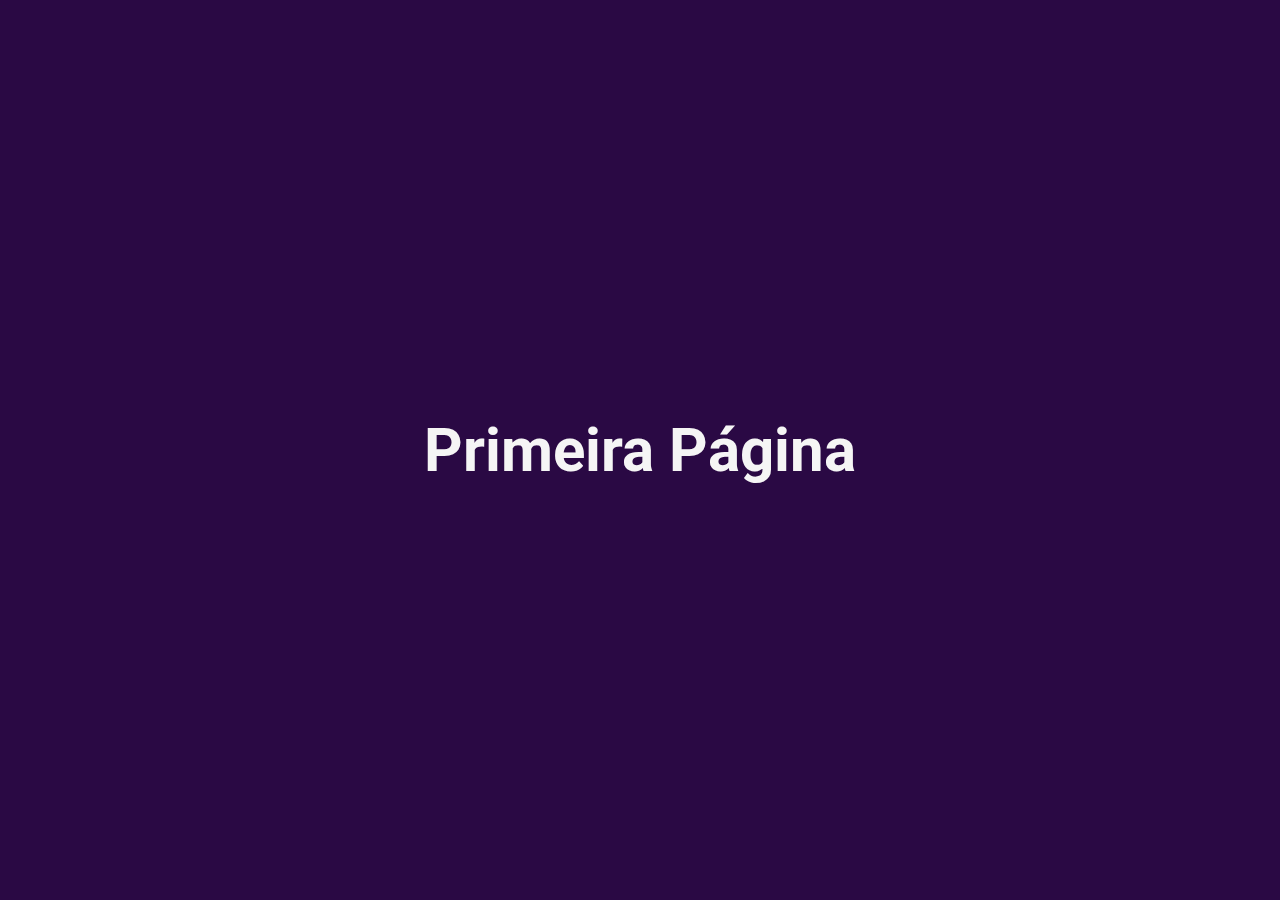
<file: AnimacaoScroll/index.html>
<!DOCTYPE html>
<html lang="pt-br">
<head>
  <meta charset="UTF-8">
  <meta http-equiv="X-UA-Compatible" content="IE=edge">
  <meta name="viewport" content="width=device-width, initial-scale=1.0">
  <link rel="stylesheet" href="style.css">
  <link rel="preconnect" href="https://fonts.googleapis.com">
  <link rel="preconnect" href="https://fonts.gstatic.com" crossorigin>
  <link href="https://fonts.googleapis.com/css2?family=Roboto:wght@400;500&display=swap" rel="stylesheet">
  <link rel="stylesheet" href="style.css">
  <title>Scroll Animation</title>
</head>
<body>
  <div class="container">
    <div class="primeira pagina">
      <h1>Primeira Página</h1>
    </div>
    <div class="segunda pagina">
      <h1>Segunda Página</h1>
    </div>
    <div class="terceira pagina">
      <h1>Terceira Página</h1>
    </div>
    <div class="quarta pagina">
      <h1>Quarta Página</h1>
    </div>
  </div>

</body>
</html>
</file>
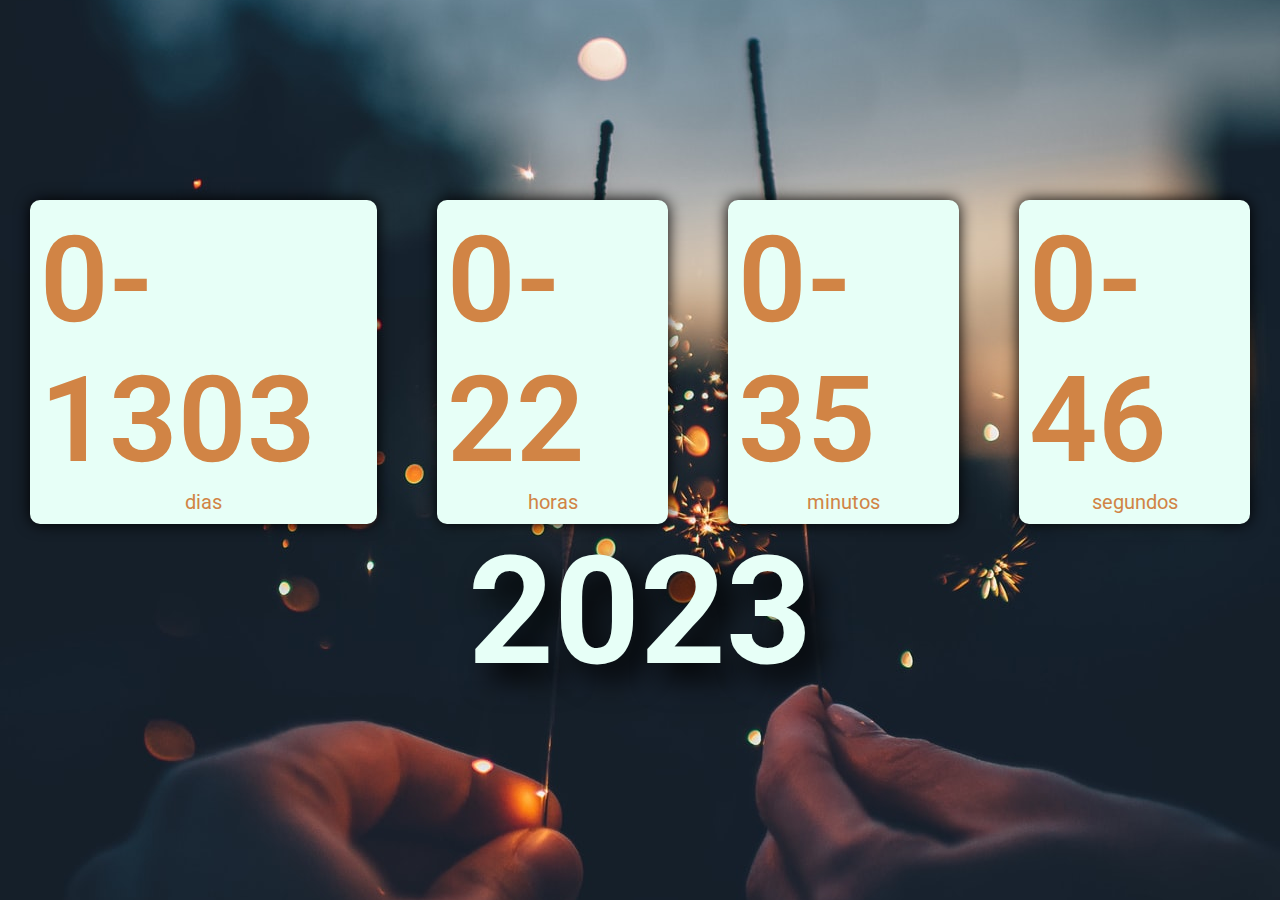
<file: AnoNovoRegressivo/index.html>
<!DOCTYPE html>
<html lang="pt-br">
<head>
  <meta charset="UTF-8">
  <meta http-equiv="X-UA-Compatible" content="IE=edge">
  <meta name="viewport" content="width=device-width, initial-scale=1.0">
  <link rel="stylesheet" href="style.css">
  <link rel="preconnect" href="https://fonts.googleapis.com">
  <link rel="preconnect" href="https://fonts.gstatic.com" crossorigin>
  <link href="https://fonts.googleapis.com/css2?family=Roboto:wght@400;500&display=swap" rel="stylesheet">
  <title>Ano novo</title>
</head>
<body>
  <div class="container">
    <div class="contador">
      <div class="caixa">
        <p id="dias">00</p>
        <span>dias</span>
      </div>
      <div class="caixa">
        <p id="horas">00</p>
        <span>horas</span>
      </div>
      <div class="caixa">
        <p id="minutos">00</p>
        <span>minutos</span>
      </div>
      <div class="caixa">
        <p id="segundos">00</p>
        <span>segundos</span>
      </div>
    </div>
    <h1>2023</h1>
  </div>
  <script src="app.js" onload="contador()"></script>
</body>
</html>
</file>
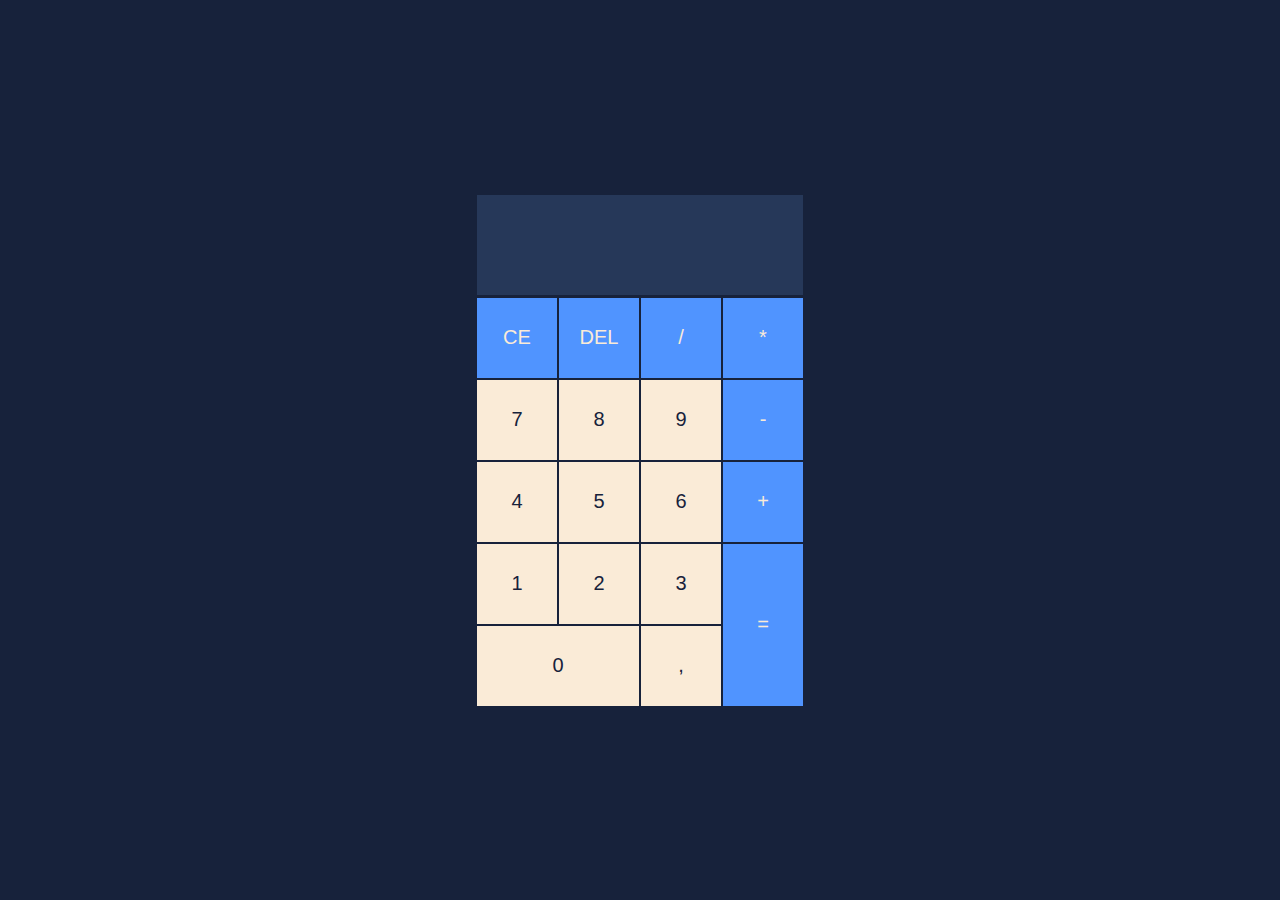
<file: Calculadora/index.html>
<!DOCTYPE html>
<html lang="pt-br">
<head>
  <meta charset="UTF-8">
  <meta http-equiv="X-UA-Compatible" content="IE=edge">
  <meta name="viewport" content="width=device-width, initial-scale=1.0">
  <link rel="stylesheet" href="style.css">
  <link rel="stylesheet" href="style.css">
  <link rel="preconnect" href="https://fonts.googleapis.com">
  <link rel="preconnect" href="https://fonts.gstatic.com" crossorigin>
  <link href="https://fonts.googleapis.com/css2?family=Rubik:wght@300;400;500;600;700&display=swap" rel="stylesheet">
  <title>Calculadora</title>
</head>
<body>
  <div class="container">
    <div class="calculadora">
      <div class="tela">
        <div data-previous-operand class="operacao-anterior"></div>
        <div data-current-operand class="operacao-atual"></div>
      </div>
      <div class="botoes">
        <button data-clear class="operador">CE</button>
        <button data-delete class="operador">DEL</button>
        <button data-operator class="operador">/</button>
        <button data-operator class="operador">*</button>
        <button data-number>7</button>
        <button data-number>8</button>
        <button data-number>9</button>
        <button data-operator class="operador">-</button>
        <button data-number>4</button>
        <button data-number>5</button>
        <button data-number>6</button>
        <button data-operator id="mais" class="operador">+</button>
        <button data-number>1</button>
        <button data-number>2</button>
        <button data-number>3</button>
        <button data-equal class="operador igual">=</button>
        <button data-number class="zero">0</button>
        <button data-number>,</button>
      </div>
    </div>
  </div>
  <script src="app.js"></script>
</body>
</html>
</file>
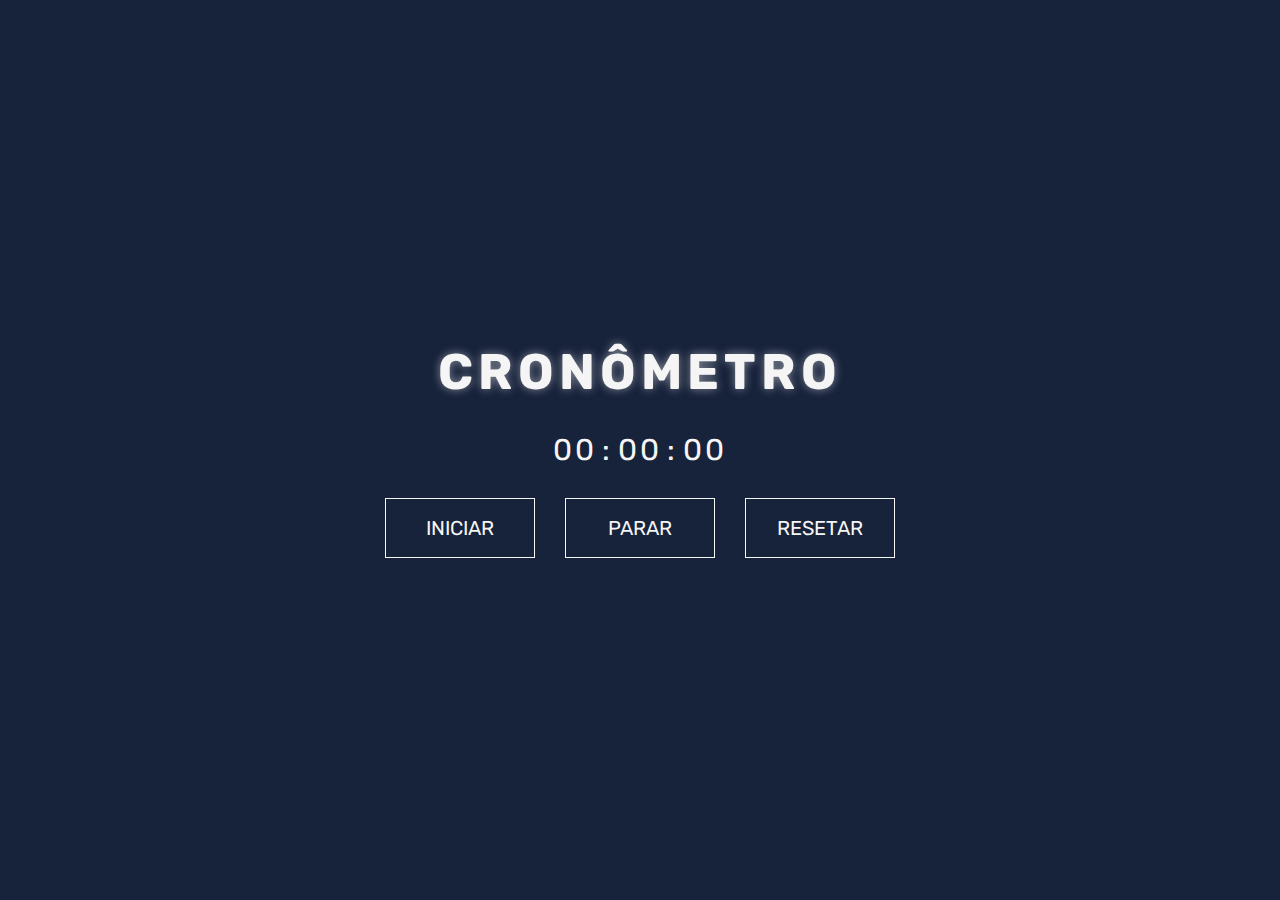
<file: Cronometro/index.html>
<!DOCTYPE html>
<html lang="en">
<head>
  <meta charset="UTF-8">
  <meta http-equiv="X-UA-Compatible" content="IE=edge">
  <meta name="viewport" content="width=device-width, initial-scale=1.0">
  <link rel="stylesheet" href="style.css">
  <link rel="preconnect" href="https://fonts.googleapis.com">
  <link rel="preconnect" href="https://fonts.gstatic.com" crossorigin>
  <link href="https://fonts.googleapis.com/css2?family=Rubik:wght@300;400;500;600;700&display=swap" rel="stylesheet">
  <title>Cronometro</title>
</head>
<body>
  <h1>CRONÔMETRO</h1>
  <p><span id="minutos">00</span>:<span id="segundos">00</span>:<span id="milesimos">00</span></p>
  <div class="controladores">
    <button id="iniciarBtn">INICIAR</button>
    <button id="pararBtn">PARAR</button>
    <button id="resetarBtn">RESETAR</button>
  </div>
  <script src="app.js"></script>
</body>
</html>
</file>
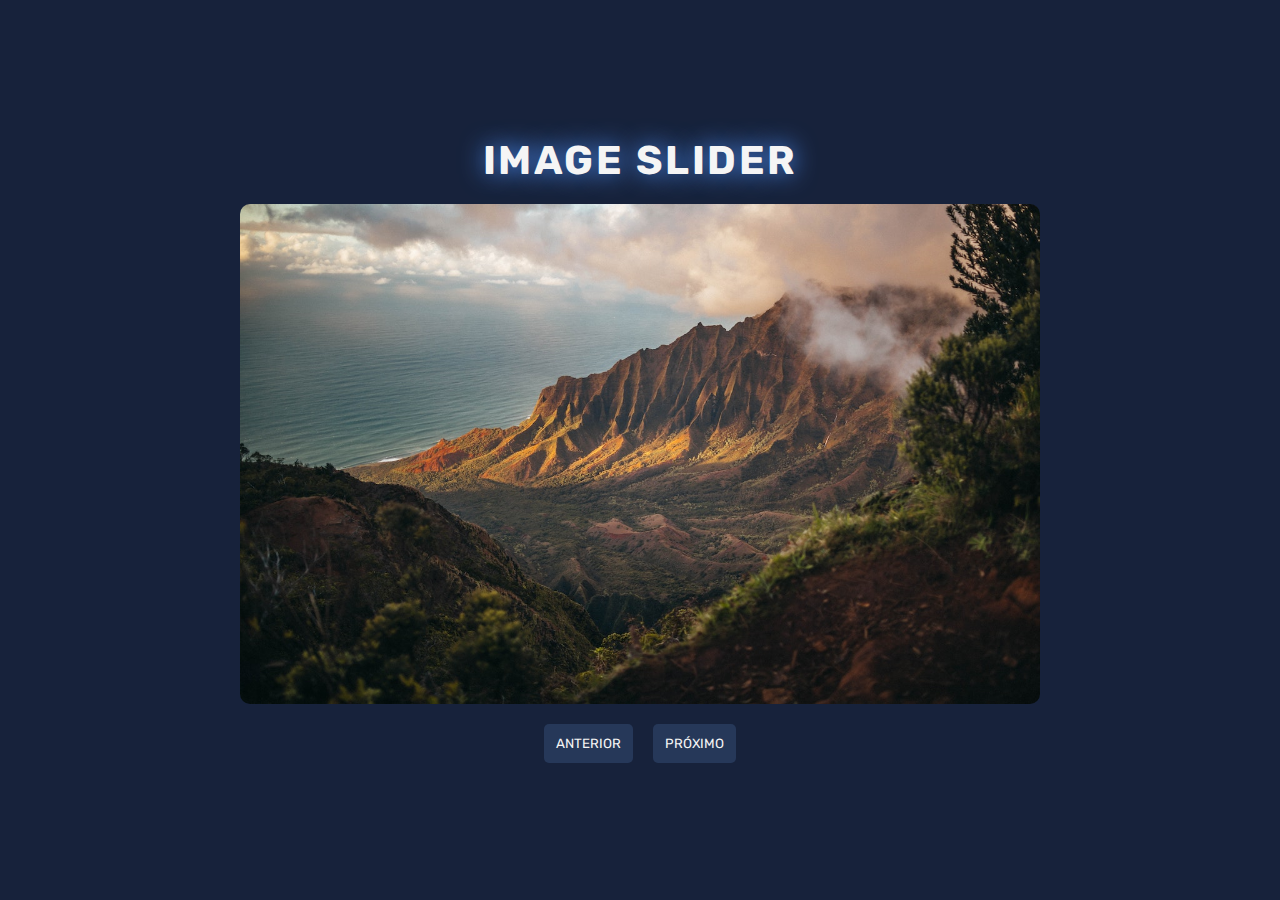
<file: ImageSlider/index.html>
<!DOCTYPE html>
<html lang="pt-br">
<head>
  <meta charset="UTF-8">
  <meta http-equiv="X-UA-Compatible" content="IE=edge">
  <meta name="viewport" content="width=device-width, initial-scale=1.0">
  <link rel="stylesheet" href="assets/style.css">
  <link rel="preconnect" href="https://fonts.googleapis.com">
  <link rel="preconnect" href="https://fonts.gstatic.com" crossorigin>
  <link href="https://fonts.googleapis.com/css2?family=Rubik:wght@300;400;500;600;700&display=swap" rel="stylesheet">
  <title>Image Slider</title>
</head>
<body>
  <header>
    <h1>IMAGE SLIDER</h1>
  </header>
  <div class="container">
    <div class="imagens">
        <img src="assets/img1.jpg" alt="">
        <img src="assets/img2.jpg" alt="">
        <img src="assets/img3.jpg" alt="">
        <img src="assets/img4.jpg" alt="">
    </div>
  </div>
  <div class="botoes">
    <button id="prev">Anterior</button>
    <button id="next">Próximo</button>
  </div>

  <script src="app.js"></script>
</body>
</html>
</file>
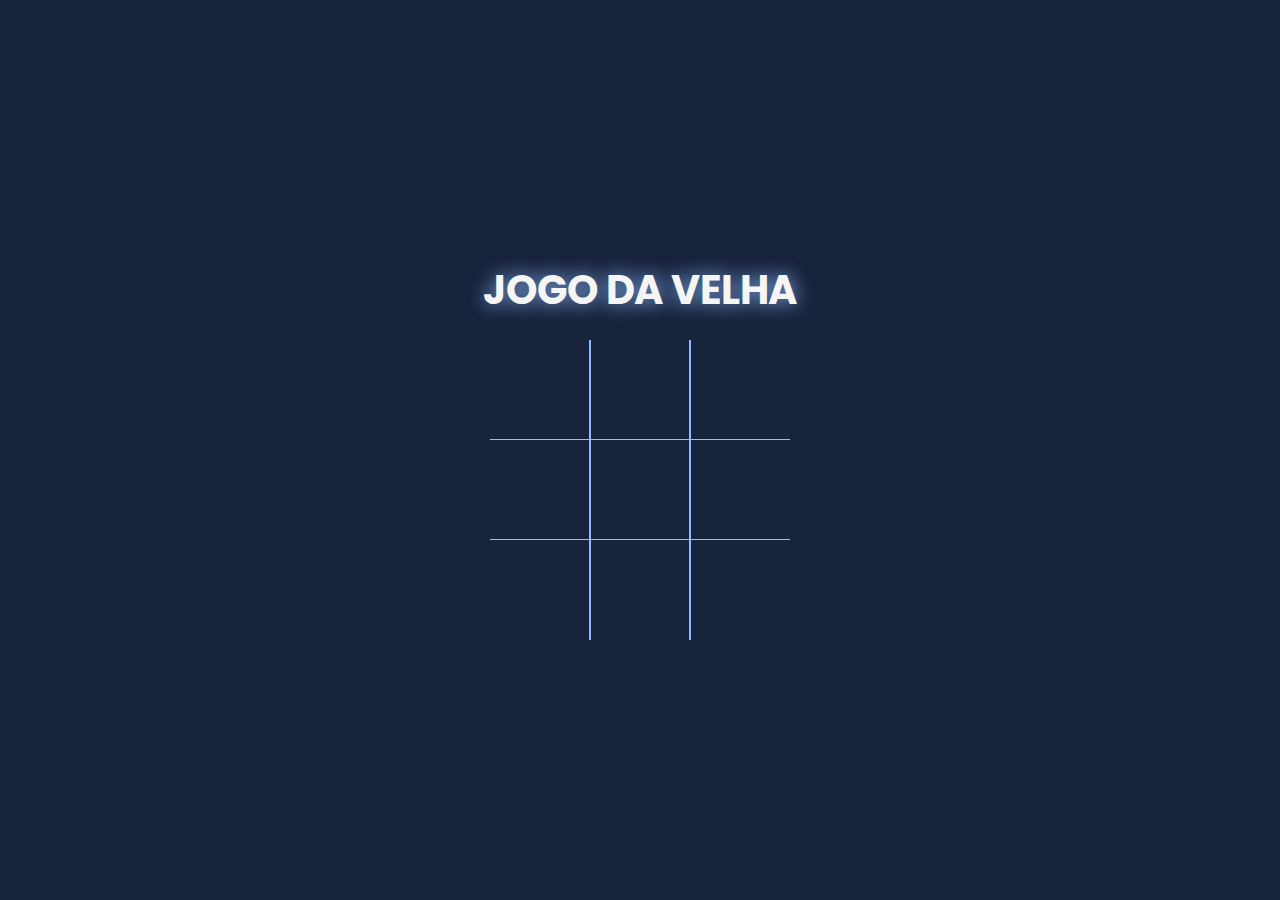
<file: JogoDaVelha/index.html>
<!DOCTYPE html>
<html lang="pt-br">
<head>
  <meta charset="UTF-8">
  <meta http-equiv="X-UA-Compatible" content="IE=edge">
  <meta name="viewport" content="width=device-width, initial-scale=1.0">
  <link rel="preconnect" href="https://fonts.googleapis.com">
  <link rel="preconnect" href="https://fonts.gstatic.com" crossorigin>
  <link href="https://fonts.googleapis.com/css2?family=Poppins&display=swap" rel="stylesheet">
  <link rel="stylesheet" href="style.css">
  <link rel="stylesheet" href="simbolos.css">
  <link rel="stylesheet" href="resultado.css">
  <script src="app.js" defer></script>
  <title>Jogo da Velha</title>
</head>
<body>
  <h1>JOGO DA VELHA</h1>
  <div class="tabuleiro" id="tabuleiro">
    <div class="celula"></div>
    <div class="celula"></div>
    <div class="celula"></div>
    <div class="celula"></div>
    <div class="celula"></div>
    <div class="celula"></div>
    <div class="celula"></div>
    <div class="celula"></div>
    <div class="celula"></div>
  </div>
  <div class="resultado" id="resultado">
    <div class="mensagem-final" id="mensagem-final">X venceu!</div>
    <button id="novo-jogo">Novo Jogo</button>
  </div>
</body>
</html>
</file>
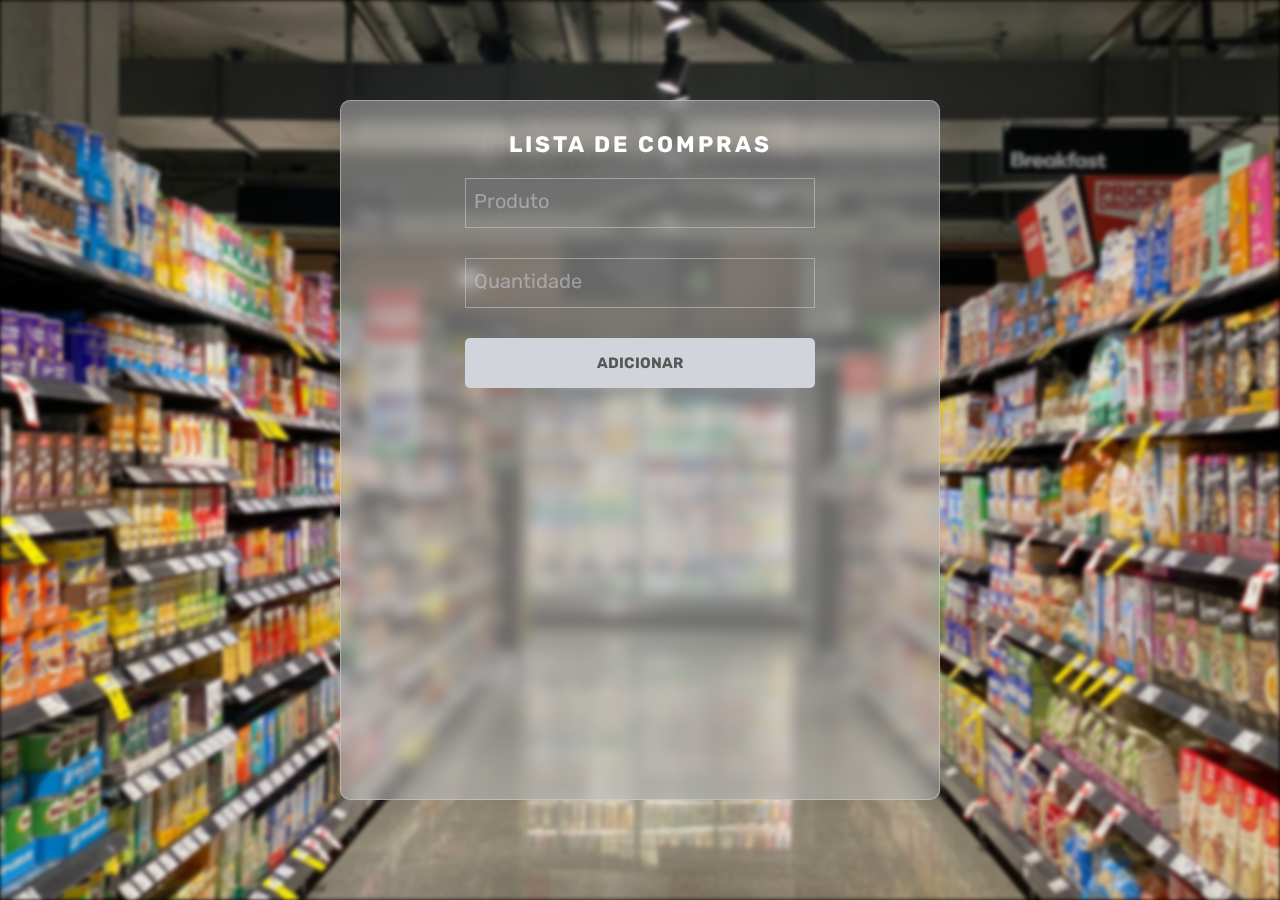
<file: ListaMercado/index.html>
<!DOCTYPE html>
<html lang="pt-br">
<head>
  <meta charset="UTF-8">
  <meta http-equiv="X-UA-Compatible" content="IE=edge">
  <meta name="viewport" content="width=device-width, initial-scale=1.0">
  <link rel="stylesheet" href="style.css">
  <link rel="preconnect" href="https://fonts.googleapis.com">
  <link rel="preconnect" href="https://fonts.gstatic.com" crossorigin>
  <link href="https://fonts.googleapis.com/css2?family=Rubik:wght@300;400;500;600;700&display=swap" rel="stylesheet">
  <link rel="stylesheet" href="https://cdnjs.cloudflare.com/ajax/libs/font-awesome/6.1.2/css/all.min.css" integrity="sha512-1sCRPdkRXhBV2PBLUdRb4tMg1w2YPf37qatUFeS7zlBy7jJI8Lf4VHwWfZZfpXtYSLy85pkm9GaYVYMfw5BC1A==" crossorigin="anonymous" referrerpolicy="no-referrer" />
  <title>Lista Compras</title>
</head>
<body>
  <div class="container">
    <img src="mercado.jpg" alt="">
    <div class="card">
      <div class="titulo">
        <p>LISTA DE COMPRAS</p>
      </div>
      <form action="" class="form" id="newProduct">
        <div class="caixa produto">
          <input type="text" name="caixa produto" id="product" required="required">
          <label for="produto">Produto</label>
        </div>
        <div class="caixa quantidade">
          <input type="number"btn- name="caixa quantidade" id="amount" required="required">
          <label for="quantidade">Quantidade</label>
        </div>
        <input type="submit" value="Adicionar" class="botao-add" id="addBtn">
      </form>
      <ul class="lista" id="list">
        <!-- <li><strong>10</strong> pacotes de biscoito<button class="btn-acoes marcar" id="checkBtn"><i class="fa-solid fa-check"></i></button><button class="btn-acoes deletar" id="deleteBtn"><i class="fa-solid fa-trash"></i></button></li> -->
      </ul>
    </div>
  </div>
  <script src="app.js"></script>
</body>
</html>
</file>
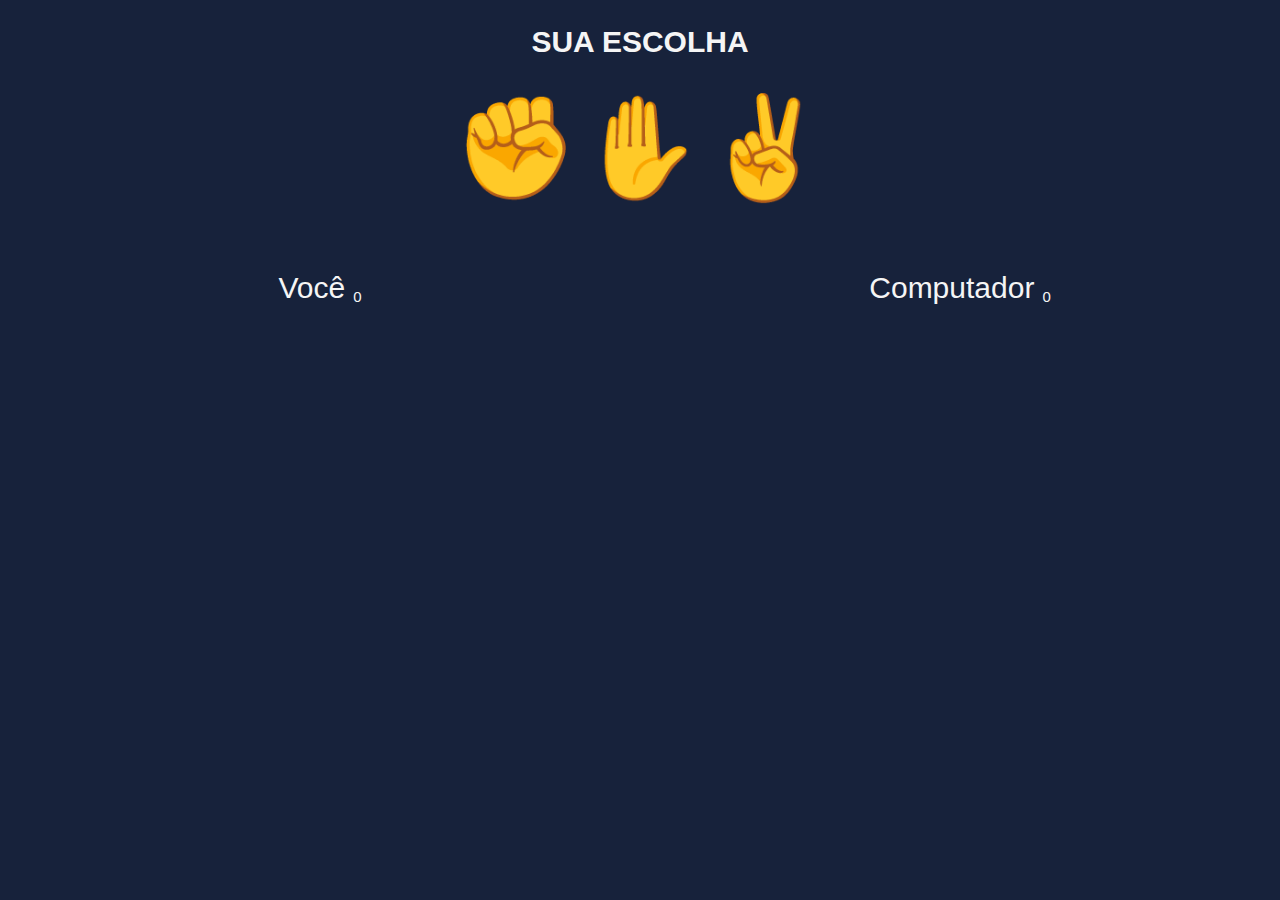
<file: PedraPapelTesoura/index.html>
<!DOCTYPE html>
<html lang="en">
<head>
  <meta charset="UTF-8">
  <meta http-equiv="X-UA-Compatible" content="IE=edge">
  <meta name="viewport" content="width=device-width, initial-scale=1.0">
  <link rel="stylesheet" href="style.css">
  <title>Pedra papel tesoura</title>
</head>
<body>
  <div class="container">
    <div class="escolha">
      <h1>Sua escolha</h1>
      <div class='escolhas'>
        <button class="emoji" data-selection="pedra">✊</button>
        <button class="emoji" data-selection="papel">✋</button>
        <button class="emoji" data-selection="tesoura">✌️</button>
      </div>
    </div>
  </div>
  <div class="resultado">
    <div class="resultado-geral">
      <p>Você</p>
      <span class="resultado-placar" data-player-score>0</span>
    </div>
    <div class="resultado-geral" data-final-column>
      <p>Computador</p>
      <span class="resultado-placar" data-computer-score>0</span>
    </div>

    <!-- <div class="resultado-final vencedor">✊</div>
    <div class="resultado-final">✊</div> -->
  </div>
  <script src="app.js"></script>
</body>
</html>
</file>
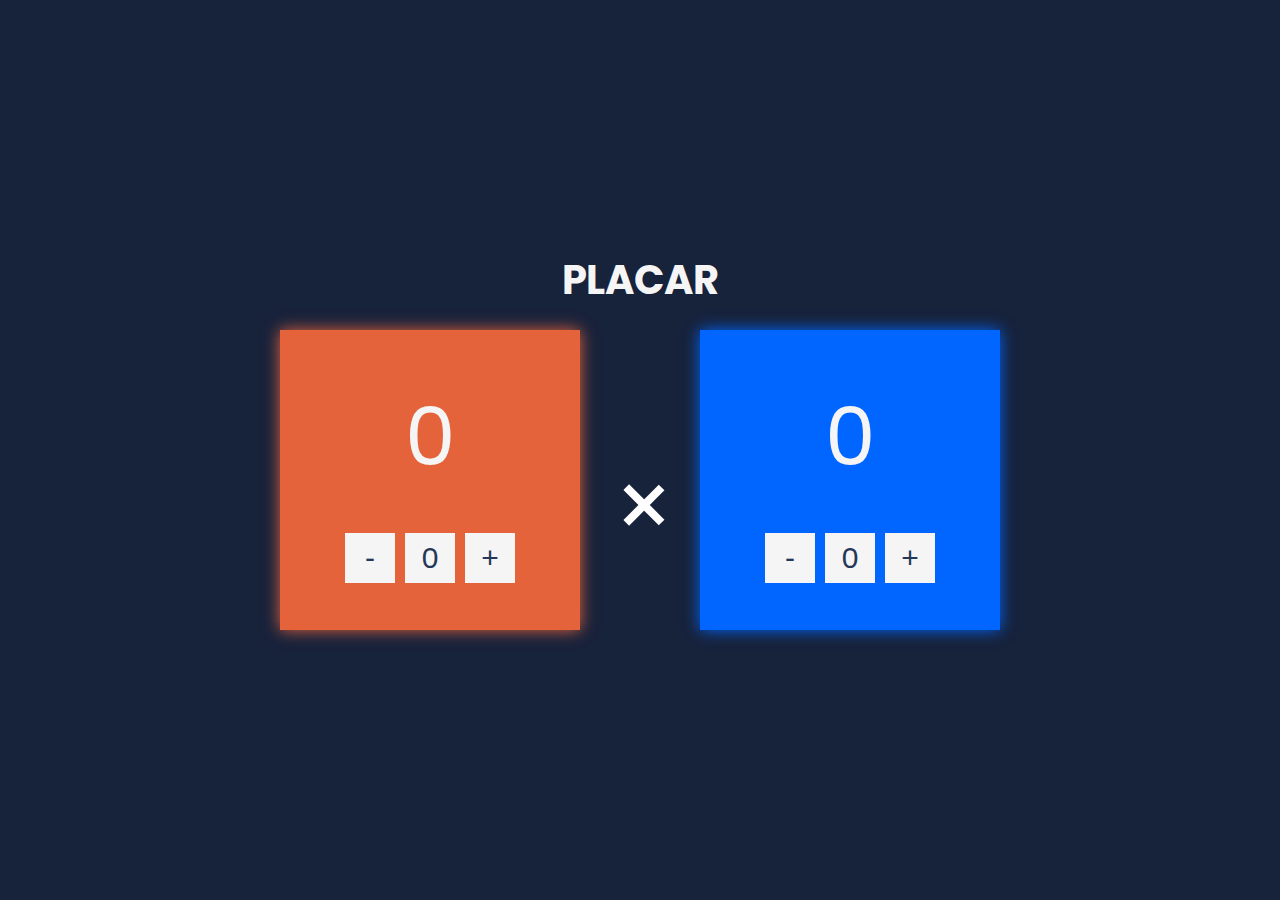
<file: Placar/index.html>
<!DOCTYPE html>
<html lang="pt-br">
<head>
  <meta charset="UTF-8">
  <meta http-equiv="X-UA-Compatible" content="IE=edge">
  <meta name="viewport" content="width=device-width, initial-scale=1.0">
  <link rel="stylesheet" href="style.css">
  <link rel="preconnect" href="https://fonts.googleapis.com">
  <link rel="preconnect" href="https://fonts.gstatic.com" crossorigin>
  <link href="https://fonts.googleapis.com/css2?family=Poppins&display=swap" rel="stylesheet">
  <title>Placar</title>
</head>
<body>
  <div class="container">
    <h1>PLACAR</h1>
    <div class="container-jogador">

      <div class="jogador esquerda">
        <p class="counter" id="counter" data-side="left">0</p>
        <div class="container-btn">
          <button class="btn" id="btn" data-value="remove" data-side="left">-</button>
          <button class="btn" id="btn" data-value="reset" data-side="left">0</button>
          <button class="btn" id="btn" data-value="add" data-side="left">+</button>
        </div>
      </div>
      <div class="versus"></div>
      <div class="jogador direita">
        <p class="counter" id="counter" data-side="right">0</p>
        <div class="container-btn">
          <button class="btn" id="btn" data-value="remove" data-side="right">-</button>
          <button class="btn" id="btn" data-value="reset" data-side="right">0</button>
          <button class="btn" id="btn" data-value="add" data-side="right">+</button>
        </div>
      </div>
    </div>
  </div>
  <script src="app.js"></script>
</body>
</html>
</file>
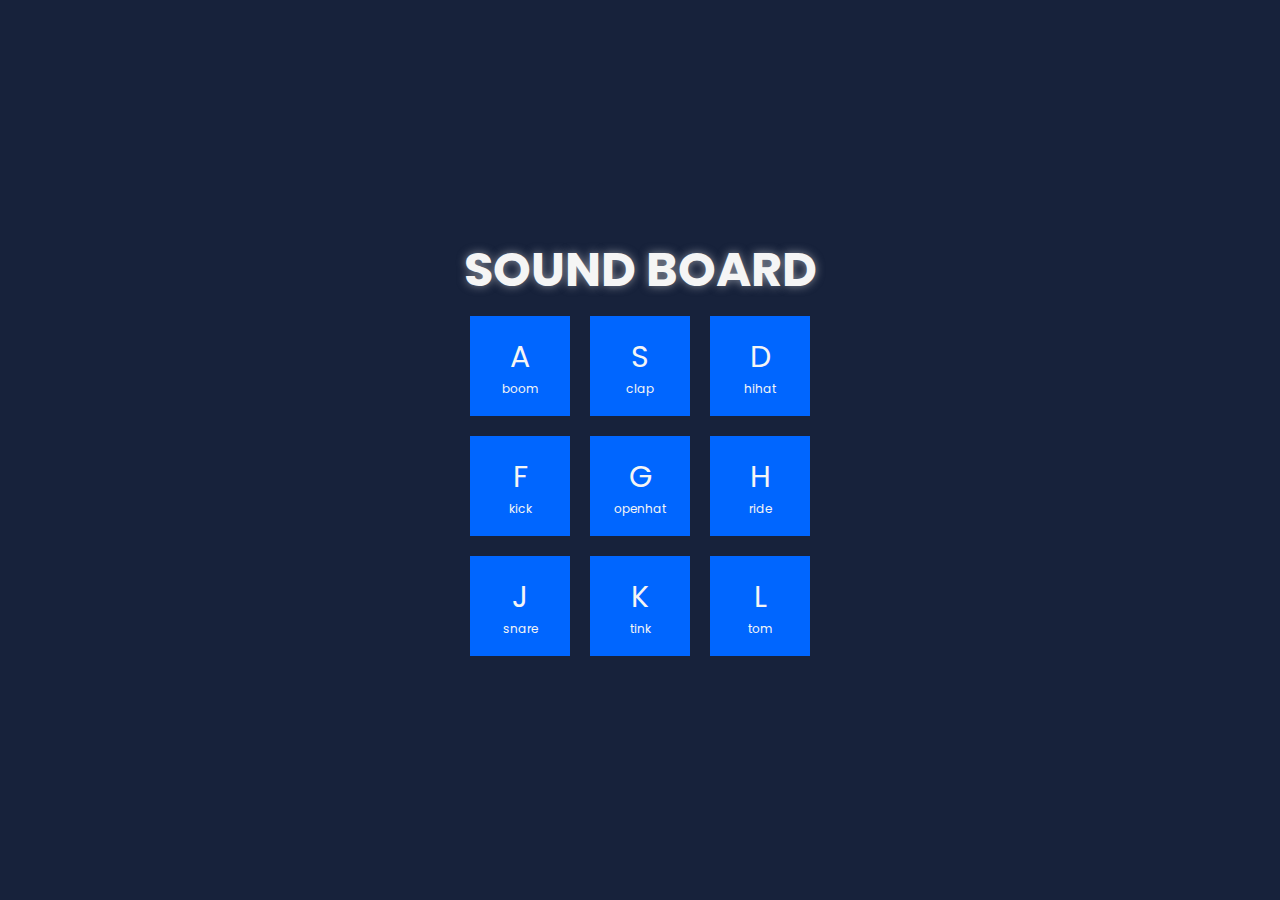
<file: SoundPad/index.html>
<!DOCTYPE html>
<html lang="pt-br">
<head>
  <meta charset="UTF-8">
  <meta http-equiv="X-UA-Compatible" content="IE=edge">
  <meta name="viewport" content="width=device-width, initial-scale=1.0">
  <link rel="stylesheet" href="style.css">
  <link rel="preconnect" href="https://fonts.googleapis.com">
  <link rel="preconnect" href="https://fonts.gstatic.com" crossorigin>
  <link href="https://fonts.googleapis.com/css2?family=Poppins&display=swap" rel="stylesheet">
  <title>Sound Board</title>
</head>
<body>
  <h2>SOUND BOARD</h2>
  <!-- key-code: https://www.toptal.com/developers/keycode -->
  <div class="container">
    <div data-key="65" class="tecla">
      <p>A</p>
      <span>boom</span>
    </div>
    <div data-key="83" class="tecla">
      <p>S</p>
      <span>clap</span>
    </div>
    <div data-key="68" class="tecla">
      <p>D</p>
      <span>hihat</span>
    </div>
    <div data-key="70" class="tecla">
      <p>F</p>
      <span>kick</span>
    </div>
    <div data-key="71" class="tecla">
      <p>G</p>
      <span>openhat</span>
    </div>
    <div data-key="72" class="tecla">
      <p>H</p>
      <span>ride</span>
    </div>
    <div data-key="74" class="tecla">
      <p>J</p>
      <span>snare</span>
    </div>
    <div data-key="75" class="tecla">
      <p>K</p>
      <span>tink</span>
    </div>
    <div data-key="76" class="tecla">
      <p>L</p>
      <span>tom</span>
    </div>
  </div>

  <audio data-key="65" id="audio" src="audios/boom.wav"></audio>
  <audio data-key="83" id="audio" src="audios/clap.wav"></audio>
  <audio data-key="68" id="audio" src="audios/hihat.wav"></audio>
  <audio data-key="70" id="audio" src="audios/kick.wav"></audio>
  <audio data-key="71" id="audio" src="audios/openhat.wav"></audio>
  <audio data-key="72" id="audio" src="audios/ride.wav"></audio>
  <audio data-key="74" id="audio" src="audios/snare.wav"></audio>
  <audio data-key="75" id="audio" src="audios/tink.wav"></audio>
  <audio data-key="76" id="audio" src="audios/tom.wav"></audio>

  <script src="app.js"></script>
</body>
</html>
</file>
<file: AnimacaoScroll/style.css>
:root{
  font-size: 62.5%;
  --fonte: 'Roboto', sans-serif;
}

*{
  margin: 0;
  padding: 0;
  box-sizing: border-box;
  font-family: var(--fonte);
}

.container {
  scroll-snap-type: y mandatory;
  overflow-y: scroll;
  height: 100vh;
}

.pagina {
  display: flex;
  align-items: center;
  justify-content: center;

  font-size: 3rem;
  color: whitesmoke;

  height: 100vh;

  scroll-snap-align: start;
}

.primeira {
  background-color: #2A0944;
}
.segunda {
  background-color: #3FA796;
}
.terceira {
  background-color: #FEC260;
}
.quarta {
  background-color: #A10035;
}
</file>
<file: AnoNovoRegressivo/style.css>
:root{
  font-size: 62.5%;
  --cor-clara: rgb(231, 255, 247);
  --cor-salmao: #d18445;
  --fonte: 'Roboto', sans-serif;
}

*{
  margin: 0;
  padding: 0;
  box-sizing: border-box;
}

body {
  background: url('./background.jpg') no-repeat fixed center;
  color: var(--cor-salmao);
  font-family: var(--fonte);
}

p {
  font-size: 12rem;
  font-weight: 600;
}

span {
  font-size: 2rem;
}

h1 {
  font-size: 15rem;
  color: var(--cor-clara);
  text-shadow: 0.1em 0.1em 0.2em black;
}

.container {
  display: flex;
  flex-direction: column;
  align-items: center;
  justify-content: center;
  height: 100vh;
  width: 100vw;
}


.contador {
  display: flex;
  flex-direction: row;
  align-items: center;
  justify-content: center;
}

.caixa {
  margin: 0 3rem;
  display: flex;
  flex-direction: column;
  align-items: center;
  justify-content: center;
  background-color: var(--cor-clara);
  padding: 1rem;
  border-radius: 10px;
  box-shadow: 0em 0em 1.5em black;
}
</file>
<file: Calculadora/style.css>
:root{
  font-size: 62.5%; /* 1rem -> 10px */
  --azul-escuro-forte: #17223B;
  --azul-escuro-medio: #263859;
  --azul-claro-forte: #0066FF;
  --azul-claro-medio: #5094FF;
  --azul-claro-fraco: #90bdff;
  --salmao: #FF6768;
  --cinza-azul: #6B778D;
  --cinza-claro: #babbbd;
}

*{
  margin: 0;
  padding: 0;
  box-sizing: border-box;
}


body {
  background-color: var(--azul-escuro-forte);
  color: aliceblue;
  font-family: 'Rubik', sans-serif;
}

.container {
  height: 100vh;
  width: 100vw;
  display: flex;
  align-items: center;
  justify-content: center;
}

.calculadora {
  display: flex;
  flex-direction: column;
  background-color: var(--azul-escuro-forte);
  padding: 5rem;
}

.tela {
  display: flex;
  flex-direction: column;
  align-items: center;
  background-color: var(--azul-escuro-medio);
  width: 100%;
  height: 10rem;
  margin-bottom: .3rem;
  padding: .8rem;
  align-items: flex-end;
  justify-content: space-between;
}

.operacao-atual {
  color: antiquewhite;
  font-size: 3rem;
}

.operacao-anterior{
  font-size: 1.5rem;
  color: rgb(176, 176, 176);
}

.botoes {
  display: grid;
  grid-template-columns: repeat(4, 80px);
  grid-template-rows: repeat(5, 80px);
  grid-gap: 2px;
}

.botoes .igual {
  grid-area: 4 / 4 / 6 / 5;
}

.botoes .zero {
  grid-area: 5 / 1 / 6 / 3;
}

.botoes button {
  border: none;
  background-color: antiquewhite;
  color: var(--azul-escuro-forte);
  
  font-size: 2rem;
  cursor: pointer;
}

.botoes .operador {
  background-color: var(--azul-claro-medio);
  color: antiquewhite;
}

.botoes button:hover {
  background-color: var(--cinza-claro);
}

.botoes .operador:hover {
  background-color: var(--azul-claro-forte);
}
</file>
<file: Cronometro/style.css>
:root{
  font-size: 62.5%; /* 1rem -> 10px */
  --azul-escuro-forte: #17223B;
  --azul-escuro-medio: #263859;
  --azul-claro-forte: #0066FF;
  --azul-claro-medio: #5094FF;
  --azul-claro-fraco: #90bdff;
  --salmao: #FF6768;
  --cinza-azul: #6B778D;
}

*{
  margin: 0;
  padding: 0;
  box-sizing: border-box;
  font-family: 'Rubik', sans-serif;
}

body {
  background-color: var(--azul-escuro-forte);
  display: flex;
  flex-direction: column;
  align-items: center;
  justify-content: center;
  gap: 3rem;
  height: 100vh;
  width: 100vw;
  text-align: center;
}

h1 {
  color: whitesmoke;
  font-size: 5rem;
  letter-spacing: .5rem;
  text-shadow: 0 0 1rem rgba(245, 245, 245, .5);
}

p {
  color: whitesmoke;
  font-size: 3rem;
  letter-spacing: .3rem;
  transition: .5s;
}

span {
  text-align: center;
  padding: .5rem;
}

.controladores {
  display: flex;
  align-items: center;
  justify-content: center;
  gap: 3rem;
}

.controladores button {
  height: 6rem;
  width: 15rem;

  background-color: transparent;
  border: 1px solid whitesmoke;
  font-size: 2rem;
  color: whitesmoke;
  cursor: pointer;

  transition: .5s;
}

.controladores button:hover {
  background-color: var(--azul-claro-fraco);
  border: none;
  color: var(--azul-escuro-forte);
  box-shadow: 0 0 1.5rem var(--azul-claro-fraco);
}
</file>
<file: ImageSlider/assets/style.css>
:root{
  font-size: 62.5%;
  --azul-escuro-forte: #17223B;
  --azul-escuro-medio: #263859;
  --azul-claro-forte: #0066FF;
  --azul-claro-medio: #5094FF;
  --azul-claro-fraco: #90bdff;
  --salmao: #FF6768;
  --cinza-azul: #6B778D;
}

*{
  margin: 0;
  padding: 0;
  box-sizing: border-box;
  font-family: 'Rubik', sans-serif;
}

body {
  background: var(--azul-escuro-forte);
  height: 100vh;
  display: flex;
  flex-direction: column;
  align-items: center;
  justify-content: center;
}

header {
  margin-bottom: 2rem;
  color: whitesmoke;
  text-shadow: 0 0 2.5rem var(--azul-claro-medio);
  letter-spacing: .25rem;
  font-size: 2rem;
}

.container {
  width: 80rem;
  height: 50rem;
  border-radius: 1rem;
  overflow: hidden;
}

.imagens{
  width: 500%;
  height: 50rem;
  display: flex;
  transform: translateX(-240rem);
}

.imagens img {
  width: 80rem;
  height: 50rem;
}

.botoes {
  display: flex;
  gap: 2rem;
  margin-top: 2rem;
}

.botoes button {
  background-color: var(--azul-escuro-medio);
  color: whitesmoke;
  text-transform: uppercase;
  border: none;
  padding: 1.2rem;
  border-radius: .5rem;
  cursor: pointer;
  transition: .5s;
}

.botoes button:hover{
  background-color: var(--azul-claro-medio);
  box-shadow: 0 0 2.5rem var(--azul-claro-medio);
}
</file>
<file: JogoDaVelha/style.css>
:root{
  font-size: 62.5%;
  --azul-escuro-forte: #17223B;
  --azul-escuro-medio: #263859;
  --azul-claro-forte: #0066FF;
  --azul-claro-medio: #5094FF;
  --azul-claro-fraco: #90bdff;
  --salmao: #FF6768;
  --cinza-azul: #6B778D;
  --tamanho-celula: 100px;
  --tamanho-simbolo: calc(var(--tamanho-celula) * .9);
}

*, *::before, *::after{
  box-sizing: border-box;
  margin: 0;
}

body {
  background-color: var(--azul-escuro-forte);
  color: var(--azul-claro-fraco);
  font-family: 'Poppins', sans-serif;
  display: flex;
  flex-direction: column;
  gap: 20px;
  align-items: center;
  justify-content: center;
  height: 100vh;
}

h1 {
  font-size: 4rem;
  color: whitesmoke;
  text-shadow: 0 0 20px var(--azul-claro-fraco);
}

.tabuleiro {
  display: grid;
  grid-template-columns: repeat(3, auto);
  align-content: center;
  align-items: center;
  justify-content: center;
  justify-items: center;
}

.celula {
  background-color: var(--azul-escuro-forte);
  border: 1px solid var(--azul-claro-fraco);
  cursor: pointer;
  
  height: var(--tamanho-celula);
  width: var(--tamanho-celula);

  display: flex;
  align-items: center;
  justify-content: center;

}

.celula:nth-child(n + 1){
  border-top: none;
}

.celula:nth-child(3n + 3) {
  border-right: none;
}

.celula:nth-child(3n + 1) {
  border-left: none;
}

.celula:nth-child(7),
.celula:nth-child(8),
.celula:nth-child(9) {
  border-bottom: none;
}
</file>
<file: JogoDaVelha/simbolos.css>
/* GERAL */

.celula.xis::after,
.celula.xis::before,
.celula.bola::after,
.celula.bola::before {
  background-color: var(--azul-claro-fraco);
}

.tabuleiro.xis .celula:not(.xis):not(.bola):hover::after,
.tabuleiro.xis .celula:not(.xis):not(.bola):hover::before,
.tabuleiro.bola .celula:not(.xis):not(.bola):hover::after,
.tabuleiro.bola .celula:not(.xis):not(.bola):hover::before {
  background-color: var(--cinza-azul);
}


/* XIS */

.celula.xis::before,
.tabuleiro.xis .celula:not(.xis):not(.bola):hover::before  {
  content: '';
  position: absolute;

  height: var(--tamanho-simbolo);
  width: calc(var(--tamanho-simbolo) * .15);

  transform: rotate(-45deg);
}


.celula.xis::after,
.tabuleiro.xis .celula:not(.xis):not(.bola):hover::after{
  content: '';
  position: absolute;

  height: var(--tamanho-simbolo);
  width: calc(var(--tamanho-simbolo) * .15);
  
  transform: rotate(45deg);
}

/* BOLA */

.celula.bola::before,
.tabuleiro.bola .celula:not(.xis):not(.bola):hover::before {
  content: '';
  border-radius: 50%;
  position: absolute;
  
  height: calc(var(--tamanho-simbolo) * .9);
  width: calc(var(--tamanho-simbolo) * .9);
}

.celula.bola::after,
.tabuleiro.bola .celula:not(.xis):not(.bola):hover::after {
  content: '';
  position: absolute;
  
  height: calc(var(--tamanho-simbolo) * .6);
  width: calc(var(--tamanho-simbolo) * .6);
  
  background-color: var(--azul-escuro-forte);
  border-radius: 50%;
}
</file>
<file: JogoDaVelha/resultado.css>
.resultado {
  display: none;
  flex-direction: column;
  position: fixed;

  bottom: 0;
  left: 0;
  right: 0;
  top: 0;

  align-items: center;
  justify-content: center;

  background-color: rgba(0, 0, 0, .9);
}

.mensagem-final {
  font-size: 8rem;
}

.resultado button {
  background-color: var(--azul-claro-fraco);
  border: none;
  color: var(--azul-escuro-forte);
  cursor: pointer;
  font-size: 3rem;
  padding: 1rem;
  border-radius: .5rem;
  transition: all .5s ease;
}

.resultado button:hover{
  background-color: var(--azul-escuro-forte);
  color: var(--azul-claro-fraco);
}

.mostrar {
  display: flex;
}
</file>
<file: ListaMercado/style.css>
:root{
  font-size: 62.5%;
  --cor-borda: rgba(209, 213, 219, 0.5);
  --cor-fonte: whitesmoke;
  --cor-fonte-sec: rgb(88,88,88);
  --cor-fonte-ter: #1e2d39;
  --cor-tercenaria: #2f70a5;
}

*{
  margin: 0;
  padding: 0;
  box-sizing: border-box;
  font-family: 'Rubik', sans-serif;
}

body{
  display: flex;
  background-color: black;
}

.container {
  position: absolute;
  width: 100vw;
  height: 100vh; 
  display: flex;
  align-items: center;
  justify-content: center;
  
} 

.container img {
  position: absolute;
  filter: blur(2px);
  width: 100vw;
  height: 100vh;
}

 .card {
  display: flex;
  flex-direction: column;
  align-items: center;
  width: 60rem;
  height: 70rem;
  padding: 1rem;
  backdrop-filter: blur(7px) saturate(90%);
  -webkit-backdrop-filter: blur(7px) saturate(90%);
  background-color: rgba(192, 192, 192, 0.509);
  border-radius: 10px;
  border: 1px solid var(--cor-borda);
  overflow: hidden;
}

.titulo {
  margin-top: 2rem;
  color: rgb(255, 255, 255);
  letter-spacing: .3rem;
  font-weight: 700;
  font-size: 2.25rem;
  text-shadow: 0 0 3rem var(--cor-fonte-sec);
}

.form {
  margin-top: 2rem;
  color: var(--cor-fonte);
  display: flex;
  flex-direction: column;
  width: 35rem;
  gap: 3rem;
}

.caixa {
  display: flex;
  width: 53rem;
}

.caixa input {
  width: 35rem;
  height: 5rem;
  font-size: 2rem;
  outline: none;
  padding: 1rem;
  border: 1px solid var(--cor-borda);
  color: var(--cor-fonte);
  background-color: transparent;
}

.caixa label {
  position: absolute;
  left: 0;
  pointer-events: none;
  font-size: 2rem;
  color: var(--cor-borda);
  padding: 0.25rem;
  transform: translateX(13rem) translateY(.75rem);
  transition: .5s;
}

.caixa input:focus ~ label,
.caixa input:valid ~ label {
  font-size: 1.5rem;
  transform: translateX(14rem) translateY(-1.25rem);
  color: var(--cor-fonte-sec);
  background-color: rgb(209, 213, 219);
}

.botao-add {
  width: 35rem;
  height: 5rem;
  color: var(--cor-fonte-sec);
  text-transform: uppercase;
  font-size: 1.5rem;
  font-weight: 700;
  cursor: pointer;
  background-color: rgb(209, 213, 219);
  border: none;
  border-radius: .5rem;
  transition: .5s;
}

.botao-add:hover {
  background-color: var(--cor-fonte-sec);
  color: rgb(209, 213, 219);
}

.lista {
  display: flex;
  flex-direction: column;
  gap: 1rem;
  min-width: 25rem;
  margin-top: 2rem;
  list-style: none;
  font-size: 2rem;
  overflow-wrap: break-word;
  color: var(--cor-fonte-ter);
  padding-right: 6rem;
}

.lista li {
  display: flex;
  align-items: center;
  width: 44rem;
}

.lista strong {
  margin-right: 1rem;
}

.btn-acoes{
  position: absolute;
  transform: translateX(48rem);
  width: 2rem;
  height: 2rem;
  /* background-color: rgb(209, 213, 219);
  border: 1px solid var(--cor-fonte-ter);
  border-radius: .5rem; */
  background-color: transparent;
  border: none;
  transition: .5s;
  cursor: pointer;
  font-size: 1.8rem;
  color: red;
}
</file>
<file: PedraPapelTesoura/style.css>
:root{
  font-size: 62.5%; /* 1rem -> 10px */
  --azul-escuro-forte: #17223B;
}

*{
  margin: 0;
  padding: 0;
  box-sizing: border-box;
  font-family: Arial, Helvetica, sans-serif;
}

body {
  background-color: var(--azul-escuro-forte);
  color: whitesmoke;
}

.container {
  display: flex;
  justify-content: center;
  align-items: center;
}

.escolha {
  display: flex;
  flex-direction: column;
  margin: 2rem;
  padding: .5rem;
  text-align: center;
}

.escolha h1 {
  font-size: 3rem;
  text-transform: uppercase;
}

.escolhas {
  margin-top: 3rem;
  display: flex;
  justify-content: space-evenly;
  align-items: center;
}

.emoji{
  font-size: 10rem;
  cursor: pointer;
  transition: all .4s ease;
  border: none;
  background-color: transparent;
}

.emoji:hover {
  font-size: 12rem;
  transform: translateY(-15px);
}

.resultado {
  display: grid;
  grid-template-columns: repeat(2, 1fr);
  align-items: center;
  justify-content: center;
  justify-items: center;
}

.resultado-geral {
  display: flex;
  align-items: flex-end;
  justify-items: center;
  margin: 4rem;
  font-size: 2rem;
}

.resultado-geral p {
  font-size: 3rem;
}

.resultado-placar{
  margin-left: .8rem;
  font-size: 1.5rem;
}

.resultado-final {
  font-size: 3rem;
  opacity: .5;
}

.resultado-final.vencedor{
  font-size: 3.5rem;
  opacity: 1;
}
</file>
<file: Placar/style.css>
:root{
  font-size: 62.5%; /* 1rem -> 10px */
  --azul-escuro-forte: #17223B;
  --azul-escuro-medio: #263859;
  --azul-claro-forte: #0066FF;
  --azul-claro-medio: #5094FF;
  --azul-claro-fraco: #90bdff;
  --laranja: #e5633b;
  --cinza-azul: #6B778D;
  --cor-fonte: #EFF2F1;
  --fonte: 'Poppins', sans-serif;
}

*{
  margin: 0;
  padding: 0;
  box-sizing: border-box;
}

body{
  background-color: var(--azul-escuro-forte);
  color: whitesmoke;
  font-size: 2rem;
  font-family: var(--fonte);
}

.container {
  height: 100vh;
  width: 100vw;

  display: flex;
  flex-direction: column;
  align-items: center;
  justify-content: center;
}

.container-btn {
  display: grid;
  grid-template-columns: repeat(3, auto);
  grid-gap: 1rem;
}

.container-jogador {
  display: flex;
  flex-direction: row;
  align-items: center;
  justify-content: center;
}

.jogador {
  display: flex;
  flex-direction: column;
  align-items: center;
  justify-content: space-evenly;
  margin: 2rem;
  font-size: 8rem;
  padding: 1rem;

  height: 30rem;
  width: 30rem;
}

.btn {
  border: none;
  height: 5rem;
  width: 5rem;
  font-size: 3rem;
  cursor: pointer;
  background-color: whitesmoke;
  color: var(--azul-escuro-medio);
}

.esquerda {
  background-color: var(--laranja);
  box-shadow: 0 0 1.5rem var(--laranja);
}

.direita {
  background-color: var(--azul-claro-forte);
  box-shadow: 0 0 1.5rem var(--azul-claro-forte);
}

.counter {
  margin: 0;
}

.versus{
  margin: 0 4rem;
}

.versus::before {
  content: '';
  position: absolute;
  width: .75rem;
  height: 5rem;
  background-color: white;

  transform: rotate(-45deg);
}

.versus::after {
  content: '';
  position: absolute;
  width: .75rem;
  height: 5rem;
  background-color: white;

  transform: rotate(45deg);
}
</file>
<file: SoundPad/style.css>
:root{
  font-size: 62.5%; /* 1rem -> 10px */
  --azul-escuro-forte: #17223B;
  --azul-escuro-medio: #263859;
  --azul-claro-forte: #0066FF;
  --azul-claro-medio: #5094FF;
  --azul-claro-fraco: #90bdff;
  --salmao: #FF6768;
  --cinza-azul: #6B778D;
  --fonte: 'Poppins', sans-serif;
}

*{
  margin: 0;
  padding: 0;
  box-sizing: border-box;
}

body {
  color: whitesmoke;
  font-size: 3.2rem;
  font-family: var(--fonte);
  display: flex;
  flex-direction: column;
  align-items: center;
  justify-content: center;
  height: 100vh;
  width: 100vw;
  background-color: var(--azul-escuro-forte);
}

h2 {
  color: whitesmoke;
  text-shadow: 0 0 1rem rgba(245, 245, 245, .5);
}

.container {
  padding: 1rem;
  display: grid;
  grid-template-columns: repeat(3, auto);
  grid-gap: 2rem;
  align-items: center;
  justify-content: center;
}

.tecla {
  font-size: 1.2rem;
  display: flex;
  flex-direction: column;
  height: 10rem;
  width: 10rem;
  align-items: center;
  justify-content: center;
  background-color: var(--azul-claro-forte);
  cursor: pointer;
  transition: all .1s;
}

.tecla p {
  font-size: 3rem;
}

.selecionada {
  transform: scale(1.1);
  border: 2px solid whitesmoke;
  background-color: var(--azul-claro-medio);
}
</file>
